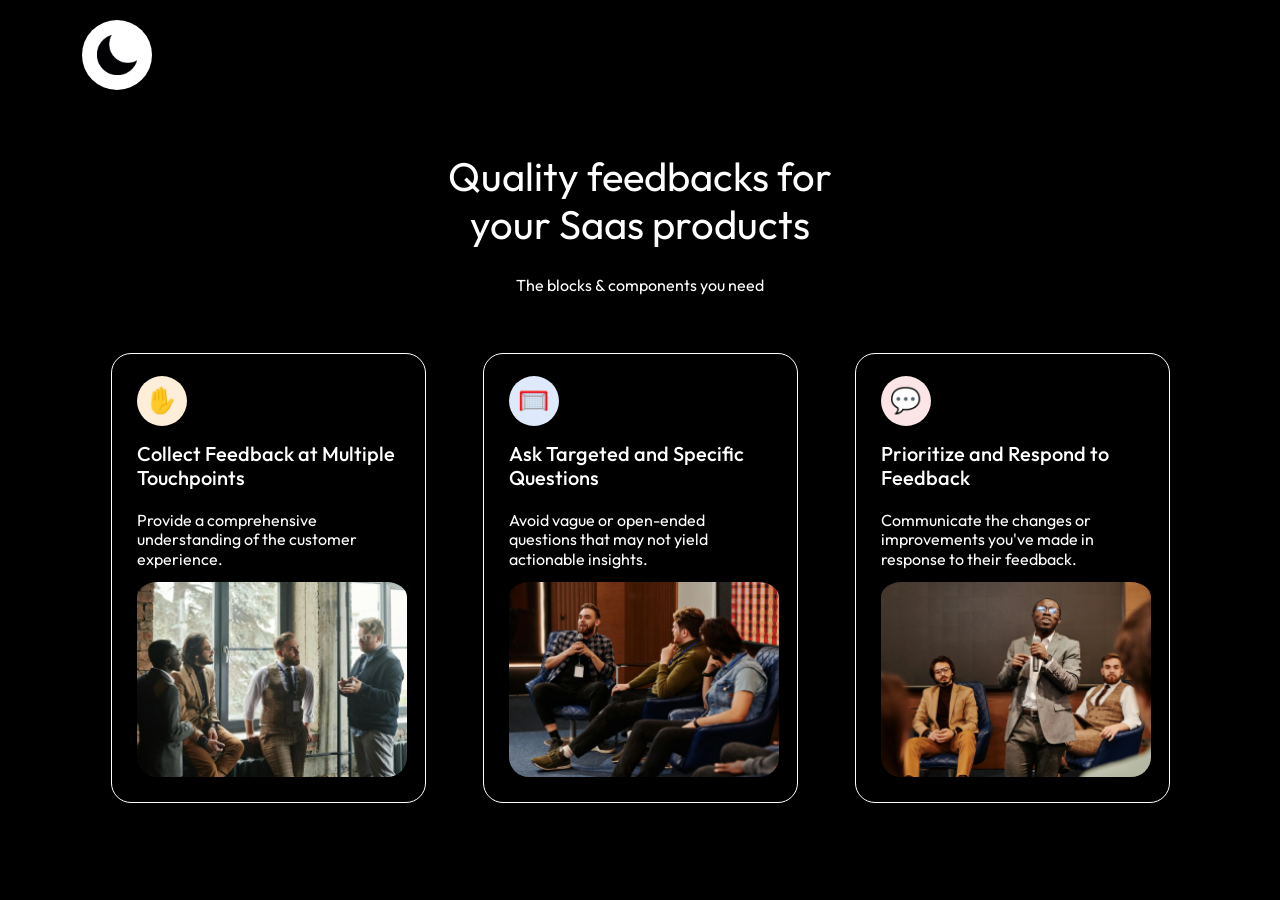
<file: index.html>
<!DOCTYPE html>
<html lang="ru">
<head>
	<meta charset="UTF-8">
	<link rel="preconnect" href="https://fonts.googleapis.com">
	<link rel="preconnect" href="https://fonts.gstatic.com" crossorigin>
	<link href="https://fonts.googleapis.com/css2?family=Outfit:wght@100..900&display=swap" rel="stylesheet">
	<meta name="viewport" content="width=device-width, initial-scale=1.0">
	<link rel="stylesheet" href="v.css">
	<link href="https://cdn.jsdelivr.net/npm/bootstrap@5.0.2/dist/css/bootstrap.min.css" rel="stylesheet" integrity="sha384-EVSTQN3/azprG1Anm3QDgpJLIm9Nao0Yz1ztcQTwFspd3yD65VohhpuuCOmLASjC" crossorigin="anonymous">
	<title></title>
</head>
<body class="body">
<script src="https://cdn.jsdelivr.net/npm/bootstrap@5.0.2/dist/js/bootstrap.bundle.min.js" integrity="sha384-MrcW6ZMFYlzcLA8Nl+NtUVF0sA7MsXsP1UyJoMp4YLEuNSfAP+JcXn/tWtIaxVXM" crossorigin="anonymous"></script>
	<div class="container">
		
		<label>
      <input type="checkbox" class="thema-control visually-hidden">
      <span class="thema"></span>
    </label>

		<div class="paragraph">
			<h1 class="text">Quality feedbacks for <br> your Saas products</h1>
			<h6 class="text">The blocks & components you need</h6>
		</div>
			<div class="all_box">
				<div class="box box_1">
					<div class="content">
						<p class="smile smile_1">✋</p>
						<h5>Collect Feedback at Multiple Touchpoints</h5>
						<h6 class="content_text">Provide a comprehensive understanding of the customer experience.</h6>
						<img src="img/photo_2.png" alt="Люди">
					</div>
				</div>
				<div class="box box_2">
					<div class="content">
						<p class="smile smile_2">🥅</p>
						<h5>Ask Targeted and Specific Questions</h5>
						<h6 class="content_text">Avoid vague or open-ended questions that may not yield actionable insights.</h6>
						<img src="img/photo_1.png" alt="Люди">
					</div>
				</div>
				<div class="box box_3">
					<div class="content">
						<p class="smile smile_3">💬</p>
						<h5>Prioritize and Respond to Feedback</h5>
						<h6 class="content_text">Communicate the changes or improvements you've made in response to their feedback.</h6>
						<img src="img/photo_3.png" alt="Люди">
					</div>
				</div>
			</div>
	</div>
</body>
</html>
</file>
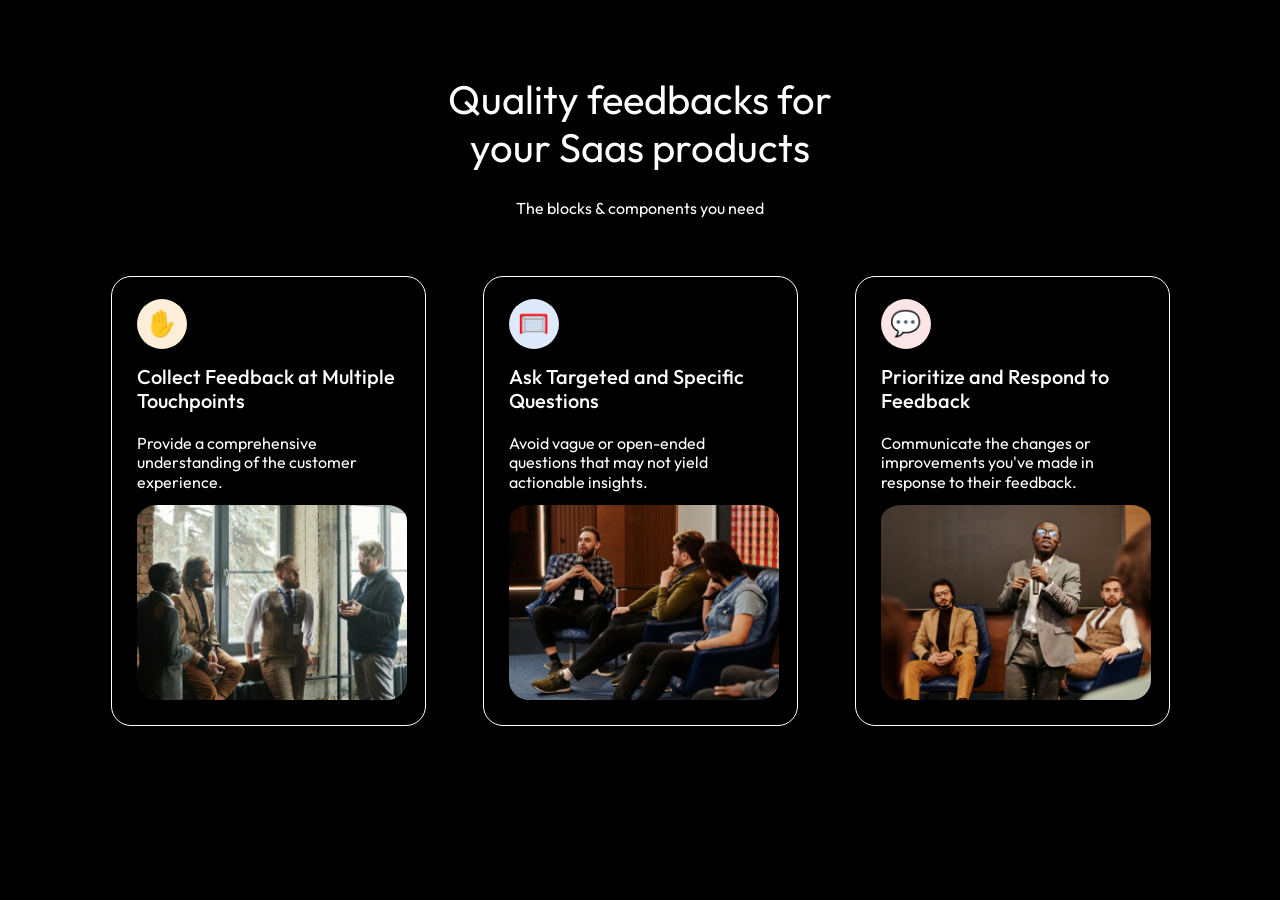
<file: untitled.html>
<!DOCTYPE html>
<html lang="ru">
<head>
	<meta charset="UTF-8">
	<link rel="preconnect" href="https://fonts.googleapis.com">
	<link rel="preconnect" href="https://fonts.gstatic.com" crossorigin>
	<link href="https://fonts.googleapis.com/css2?family=Outfit:wght@100..900&display=swap" rel="stylesheet">
	<meta name="viewport" content="width=device-width, initial-scale=1.0">
	<link rel="stylesheet" href="v.css">
	<link href="https://cdn.jsdelivr.net/npm/bootstrap@5.0.2/dist/css/bootstrap.min.css" rel="stylesheet" integrity="sha384-EVSTQN3/azprG1Anm3QDgpJLIm9Nao0Yz1ztcQTwFspd3yD65VohhpuuCOmLASjC" crossorigin="anonymous">
	<title></title>
</head>
<!-- C:/Users/Антон/Downloads/ -->
<body class="body">
<script src="https://cdn.jsdelivr.net/npm/bootstrap@5.0.2/dist/js/bootstrap.bundle.min.js" integrity="sha384-MrcW6ZMFYlzcLA8Nl+NtUVF0sA7MsXsP1UyJoMp4YLEuNSfAP+JcXn/tWtIaxVXM" crossorigin="anonymous"></script>
	<div class="container">
		<div class="paragraph">
			<h1 class="text">Quality feedbacks for <br> your Saas products</h1>
			<h6 class="text">The blocks & components you need</h6>
		</div>
			<div class="all_box">
				<div class="box box_1">
					<div class="content">
						<p class="smile smile_1">✋</p>
						<h5>Collect Feedback at Multiple Touchpoints</h5>
						<h6 class="content_text">Provide a comprehensive understanding of the customer experience.</h6>
						<img src="img/photo_2.png" alt="Люди">
					</div>
				</div>
				<div class="box box_2">
					<div class="content">
						<p class="smile smile_2">🥅</p>
						<h5>Ask Targeted and Specific Questions</h5>
						<h6 class="content_text">Avoid vague or open-ended questions that may not yield actionable insights.</h6>
						<img src="img/photo_1.png" alt="Люди">
					</div>
				</div>
				<div class="box box_3">
					<div class="content">
						<p class="smile smile_3">💬</p>
						<h5>Prioritize and Respond to Feedback</h5>
						<h6 class="content_text">Communicate the changes or improvements you've made in response to their feedback.</h6>
						<img src="img/photo_3.png" alt="Люди">
					</div>
				</div>
			</div>
	</div>
</body>
</html>
</file>
<file: v.css>
.text {
	text-align: center;
}

.container {
	text-align: left;
}
.paragraph {
	display: flex;
	flex-direction: column;
	justify-content: center;
}

h1.text {
	margin-top: 55px;
	font-family: "Outfit", sans-serif;
	font-optical-sizing: auto;
	font-weight: 400;
	font-style: normal;
	font-size: 40px;
}

h6.text {
	font-family: "Outfit", sans-serif;
	font-optical-sizing: auto;
	font-weight: 400;
	font-style: normal;
	padding-top: 20px;
}

.all_box {
	display: flex;
	flex-wrap: wrap;
	justify-content: space-around;
}

.content {
	margin: 22px 25px;
}

.smile {
	display: flex;
	justify-content: center;
	align-items: center;
	width: 50px;
	height: 50px;
	border-radius: 100%;
	font-size: 25px;
}

.smile_1 {
	background-color: #FCEED8;
}

.smile_2 {
	background-color: #DEE9FC;
}

.smile_3 {
	background-color: #FBE5E6;
}

h5 {
	font-family: "Outfit", sans-serif;
	font-optical-sizing: auto;
	font-weight: 400;
	font-style: normal;
	font-size: 40px;
}

.content_text {
	padding-top: 13px;
	font-family: "Outfit", sans-serif;
	font-optical-sizing: auto;
	font-weight: 400;
	font-style: normal;
}

img {
	border-radius: 20px;
	padding-top: 5px;
	width: 270px;
	height: 200px;
}

@media (max-width: 1024) {
	.all_box {
		align-items: center;
	}
}

/* .container:has(.thema-control:checked) .box {
  --white: #000;
}
.box {
	--white: #fff;
	display: inline-block;
	height: 450px;
	width: 315px;
	border: 1px solid var(--white);
	margin-top: 50px;
	border-radius: 20px;
}
.visually-hidden {
  clip: rect(0 0 0 0);
  clip-path: inset(50%);
  width: 1px;
  height: 1px;
  overflow: hidden;
  position: absolute;
  white-space: nowrap;
}
.thema {
	width: 70px;
	height: 70px;
	background-color: white;
	vertical-align: middle;
	display: inline-block;
	border-radius: 50%;
	background-image: url(img/moon.jpg);
	background-position: center;
	background-repeat: no-repeat;
	background-size: 40px;
}
.thema-control:checked + .thema {
  background-image: url(img/moon.jpg);
	background-position: center;
	background-repeat: no-repeat;
	background-size: contain;
}
.thema-control:disabled +.thema {
  background-image: url(img/sun.jpg);
	background-color: black;
	background-position: center;
	background-repeat: no-repeanpm install -g gulpt;
	background-size: contain;
}

.thema-control {
	border-radius: 50%;
}
.body {
	--text: #fff;
	--bc: #000;
	background-color: var(--bc);
	color: var(--text);
}
.body:has(.thema-control:checked) {
	--text: #000000;
	--bc: #ffffff;
} */

.body {
	--text: #fff;
	--bc: #000;
	background-color: var(--bc);
	color: var(--text);
	margin: 0;
	padding: 20px;
	min-height: 100vh;
	transition: background-color 0.3s ease, color 0.3s ease;
}

.body:has(.thema-control:checked) {
	--text: #000000;
	--bc: #ffffff;
}

.thema-control, .thema {
	float: left;
}

.box {
	--white: #fff;
	display: inline-block;
	height: 450px;
	width: 315px;
	border: 1px solid var(--white);
	margin-top: 50px;
	border-radius: 20px;
	transition: border-color 0.3s ease;
}

.container:has(.thema-control:checked) .box {
	--white: #000;
}

.visually-hidden {
	clip: rect(0 0 0 0);
	clip-path: inset(50%);
	width: 1px;
	height: 1px;
	overflow: hidden;
	position: absolute;
	white-space: nowrap;
}

.thema {
	width: 70px;
	height: 70px;
	background-color: white;
	vertical-align: middle;
	display: inline-block;
	border-radius: 50%;
	background-image: url(img/moon.jpg);
	background-position: center;
	background-repeat: no-repeat;
	background-size: 40px;
	cursor: pointer;
	transition: all 0.3s ease;
}

.thema-control:checked+.thema {
	background-image: url(img/sun.jpg);
	background-position: center;
	background-repeat: no-repeat;	
	background-size: contain;
	background-color: #000;
}

.thema-control:disabled+.thema {
	background-image: url(img/moon);
	background-color: black;
	background-position: center;
	background-repeat: no-repeat;
	background-size: contain;
}

.thema-control {
	border-radius: 50%;
}
</file>
